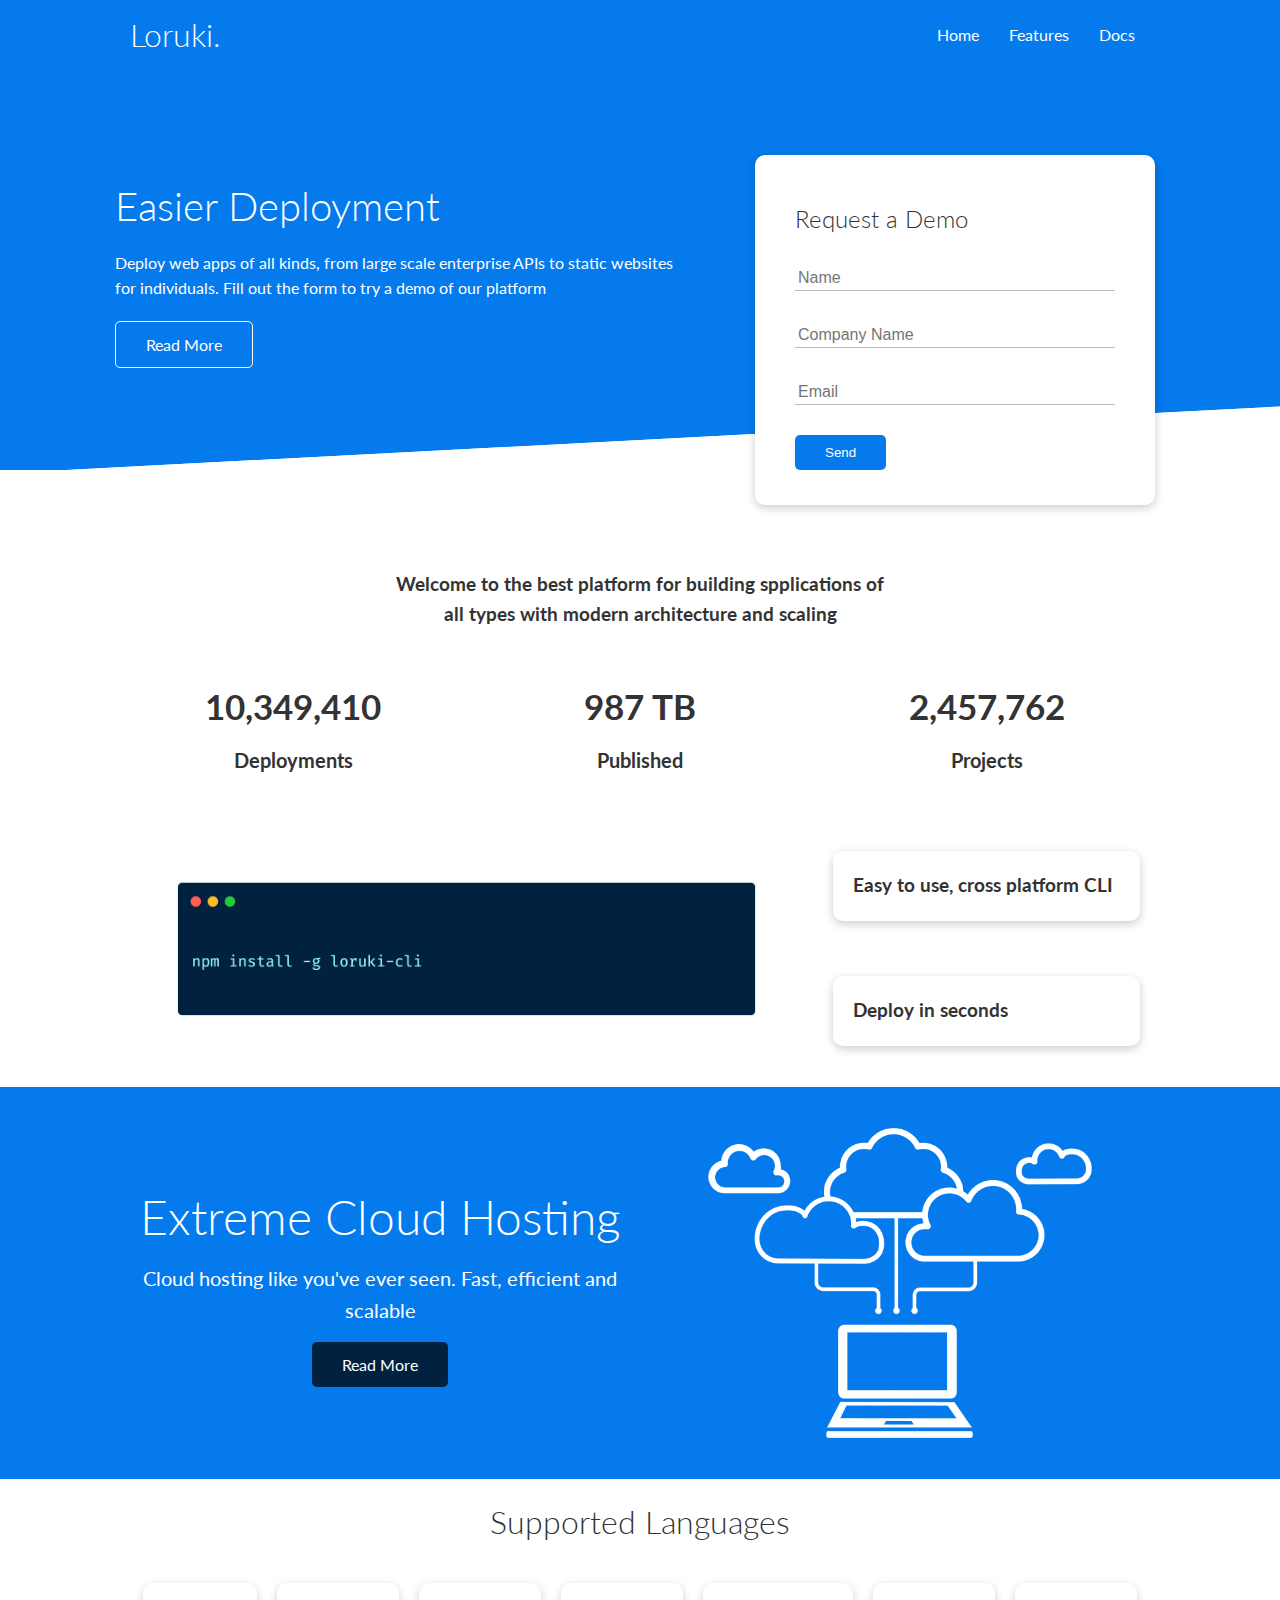
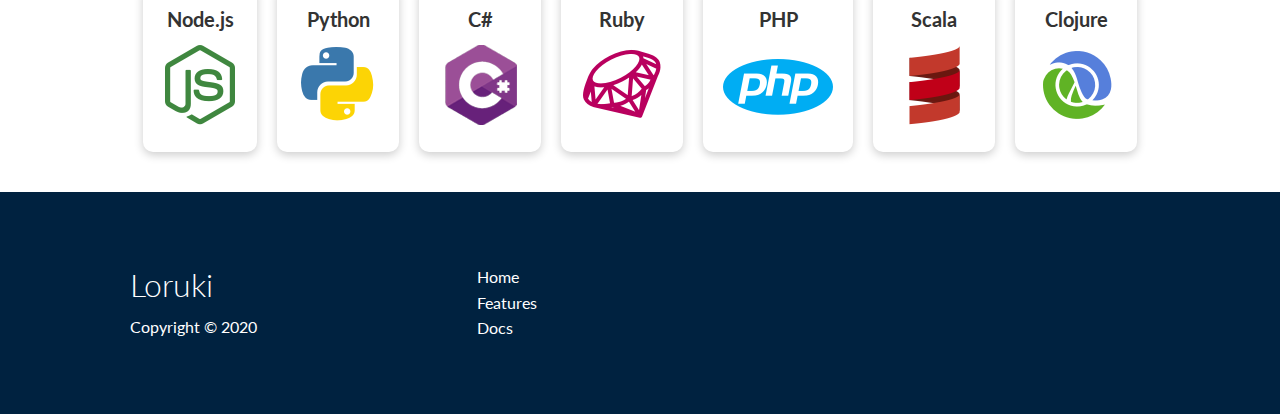
<file: index.html>
<!DOCTYPE html>
<html lang="en">
<head>
    <meta charset="UTF-8">
    <meta name="viewport" content="width=device-width, initial-scale=1.0">
    <link rel="stylesheet" href="https://cdnjs.cloudflare.com/ajax/libs/font-awesome/6.5.1/css/all.min.css" integrity="sha512-DTOQO9RWCH3ppGqcWaEA1BIZOC6xxalwEsw9c2QQeAIftl+Vegovlnee1c9QX4TctnWMn13TZye+giMm8e2LwA==" crossorigin="anonymous" referrerpolicy="no-referrer" />
    <link rel="stylesheet" href="css/utilities.css">
    <link rel="stylesheet" href="css/style.css">
    <title>Loruki | Cloud Hosting for everyone</title>
</head>
<body>
    <!--Navbar-->
    <div class="navbar">
        <div class="container flex">
            <h1 class="logo">Loruki.</h1>
            <nav>
                <ul>
                    <li><a href="index.html">Home</a></li>
                    <li><a href="features.html">Features</a></li>
                    <li><a href="docs.html">Docs</a></li>
                </ul>
            </nav>
        </div>
    </div>

    <!--Showcase-->
    <section class="showcase">
        <div class="container grid">
            <div class="showcase-text">
                <h1>Easier Deployment</h1>
                <p>Deploy web apps of all kinds, from large scale enterprise APIs to static websites for individuals. Fill out the form to try a demo of our platform</p>
                <a href="features.html" class="btn btn-outline">Read More</a>
            </div>
            <div class="showcase-form card">
                <h2>Request a Demo</h2>
                <form>
                    <div class="form-control">
                        <input type="text" name="name" placeholder="Name" required>
                    </div>
                    <div class="form-control">
                        <input type="text" name="company" placeholder="Company Name" required>
                    </div>
                    <div class="form-control">
                        <input type="email" name="email" placeholder="Email" required>
                    </div>
                    <input type="submit" value="Send" class="btn btn-primary">
                </form>
            </div>
        </div>
    </section>

    <!-- Stats -->
    <section class="stats">
        <div class="container">
            <h3 class="stats-heading text-center my-1">
                Welcome to the best platform for building spplications of all types with modern architecture and scaling
            </h3>

            <div class="grid grid-3 text-center my-4">
                <div>
                    <i class="fas fa-server fa-3x"></i>
                    <h3>10,349,410</h3>
                    <p class="text-secondary">Deployments</p>
                </div>
                <div>
                    <i class="fas fa-upload fa-3x"></i>
                    <h3>987 TB</h3>
                    <p class="text-secondary">Published</p>
                </div>
                <div>
                    <i class="fas fa-project-diagram fa-3x"></i>
                    <h3>2,457,762</h3>
                    <p class="text-secondary">Projects</p>
                </div>
            </div>
        </div>
    </section>

    <!-- CLI -->
    <section class="cli">
        <div class="container grid">
            <img src="images/cli.png" alt="">
            <div class="card">
                <h3>Easy to use, cross platform CLI</h3>
            </div>
            <div class="card">
                <h3>Deploy in seconds</h3>
            </div>
        </div>
    </section>

    <!-- Cloud -->
    <section class="cloud bg-primary my-2 py-2">
        <div class="container grid">
            <div class="text-center">
                <h2 class="lg">Extreme Cloud Hosting</h2>
                <p class="lead my-1">Cloud hosting like you've ever seen.
                Fast, efficient and scalable</p>
                <a href="features.html" class="btn btn-dark">Read More</a>
            </div>
            <img src="images/cloud.png" alt="">
        </div>
    </section>

    <!-- Languages -->
    <section class="languages">
        <h2 class="md text-center my-2">Supported Languages</h2>
        <div class="containter flex">
            <div class="card">
                <h4>Node.js</h4>
                <img src="images/logos/node.png" alt="">
            </div>
            <div class="card">
                <h4>Python</h4>
                <img src="images/logos/python.png" alt="">
            </div>
            <div class="card">
                <h4>C#</h4>
                <img src="images/logos/csharp.png" alt="">
            </div>
            <div class="card">
                <h4>Ruby</h4>
                <img src="images/logos/ruby.png" alt="">
            </div>
            <div class="card">
                <h4>PHP</h4>
                <img src="images/logos/php.png" alt="">
            </div>
            <div class="card">
                <h4>Scala</h4>
                <img src="images/logos/scala.png" alt="">
            </div>
            <div class="card">
                <h4>Clojure</h4>
                <img src="images/logos/clojure.png" alt="">
            </div>
        </div>
    </section>

    <!-- Footer -->
    <footer class="footer bg-dark py-5">
        <div class="container grid grid-3">
            <div>
                <h1>Loruki
                </h1>
                <p>Copyright &copy; 2020</p>
            </div>
            <nav>
                <ul>
                    <li><a href="index.html">Home</a></li>
                    <li><a href="features.html">Features</a></li>
                    <li><a href="docs.html">Docs</a></li>
                </ul>
            </nav>
            <div class="social">
                <a href=""><i class="fab fa-github fa-2x"></i></a>
                <a href=""><i class="fab fa-twitter fa-2x"></i></a>
                <a href=""><i class="fab fa-facebook fa-2x"></i></a>
                <a href=""><i class="fab fa-instagram fa-2x"></i></a>
            </div>
        </div>
    </footer>


</body>
</html>
</file>
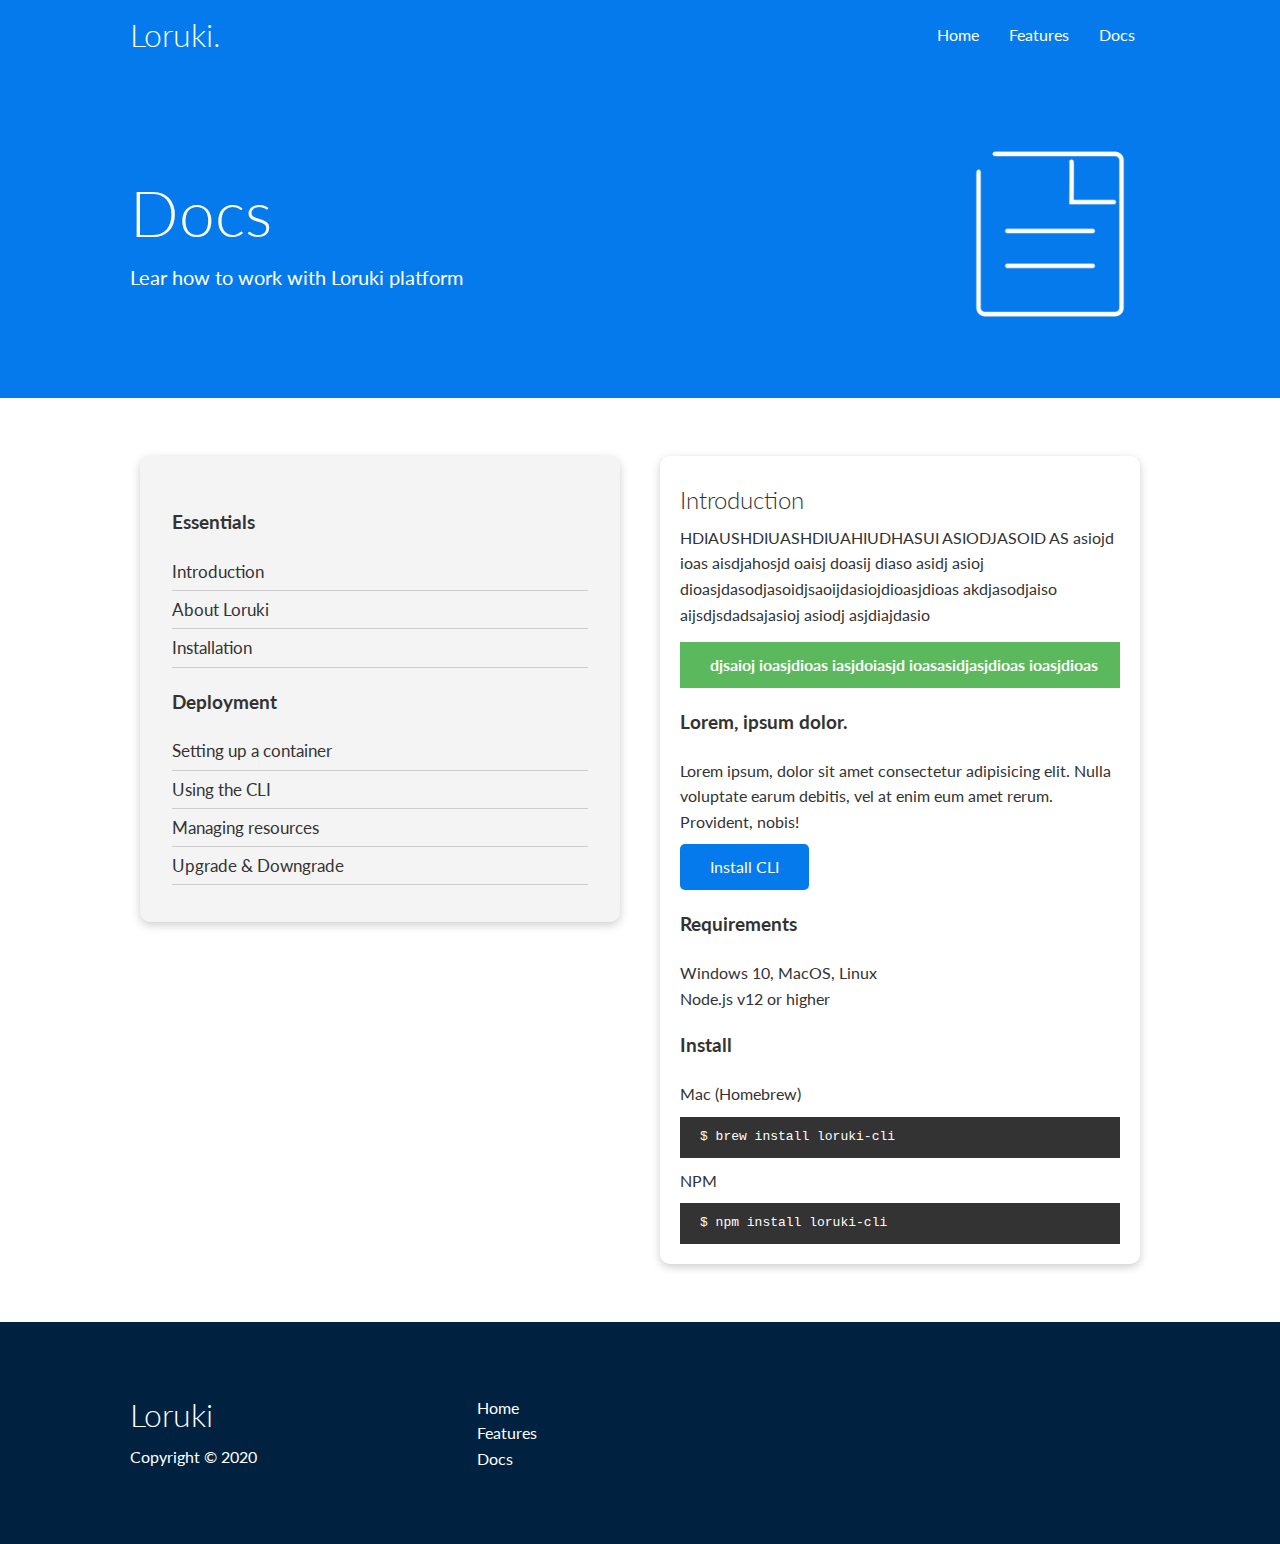
<file: docs.html>
<!DOCTYPE html>
<html lang="en">
<head>
    <meta charset="UTF-8">
    <meta name="viewport" content="width=device-width, initial-scale=1.0">
    <link rel="stylesheet" href="https://cdnjs.cloudflare.com/ajax/libs/font-awesome/6.5.1/css/all.min.css" integrity="sha512-DTOQO9RWCH3ppGqcWaEA1BIZOC6xxalwEsw9c2QQeAIftl+Vegovlnee1c9QX4TctnWMn13TZye+giMm8e2LwA==" crossorigin="anonymous" referrerpolicy="no-referrer" />
    <link rel="stylesheet" href="css/utilities.css">
    <link rel="stylesheet" href="css/style.css">
    <title>Loruki | Cloud Hosting for everyone</title>
</head>
<body>
    <!--Navbar-->
    <div class="navbar">
        <div class="container flex">
            <h1 class="logo">Loruki.</h1>
            <nav>
                <ul>
                    <li><a href="index.html">Home</a></li>
                    <li><a href="features.html">Features</a></li>
                    <li><a href="docs.html">Docs</a></li>
                </ul>
            </nav>
        </div>
    </div>

    <!-- Head -->
    <section class="docs-head bg-primary py-5">
        <div class="container grid">
            <div>
                <h1 class="xl">Docs</h1>
                <p class="lead">
                    Lear how to work with Loruki platform
                </p>
            </div>
            <img src="images/docs.png" alt="">
        </div>
    </section>

    <!-- Main -->
    <section class="docs-main my-4">
        <div class="container grid">
            <div class="card bg-light p-3">
                <h3 class="my-2">Essentials</h3>
                <nav>
                    <ul>
                        <li><a href="">Introduction</a></li>
                        <li><a href="">About Loruki</a></li>
                        <li><a href="">Installation</a></li>
                    </ul>
                </nav>

                <h3 class="my-2">Deployment</h3>
                <nav>
                    <ul>
                        <li><a href="">Setting up a container</a></li>
                        <li><a href="">Using the CLI</a></li>
                        <li><a href="">Managing resources</a></li>
                        <li><a href="">Upgrade & Downgrade</a></li>
                    </ul>
                </nav>
            </div>
            <div class="card">
                <h2>Introduction</h2>
                <p>HDIAUSHDIUASHDIUAHIUDHASUI ASIODJASOID AS asiojd ioas
                    aisdjahosjd oaisj doasij diaso
                    asidj asioj dioasjdasodjasoidjsaoijdasiojdioasjdioas
                    akdjasodjaiso aijsdjsdadsajasioj asiodj asjdiajdasio 
                </p>
                <div class="alert alert-success">
                    <i class="fas fa-info"></i>djsaioj ioasjdioas iasjdoiasjd ioasasidjasjdioas ioasjdioas
                </div>
                <h3>Lorem, ipsum dolor.</h3>
                <p>Lorem ipsum, dolor sit amet consectetur adipisicing elit. Nulla voluptate earum debitis, vel at enim eum amet rerum. Provident, nobis!</p>
                <a href="" class="btn btn-primary">Install CLI</a>

                <h3>Requirements</h3>
                <ul>
                    <li>Windows 10, MacOS, Linux</li>
                    <li>Node.js v12 or higher </li>
                </ul>

                <h3>Install</h3>
                <p>Mac (Homebrew)</p>
                <pre><code>$ brew install loruki-cli</code></pre>

                <p>NPM</p>
                <pre><code>$ npm install loruki-cli</code></pre>
            </div>
        </div>
    </section>

    <!-- Footer -->
    <footer class="footer bg-dark py-5">
        <div class="container grid grid-3">
            <div>
                <h1>Loruki
                </h1>
                <p>Copyright &copy; 2020</p>
            </div>
            <nav>
                <ul>
                    <li><a href="index.html">Home</a></li>
                    <li><a href="features.html">Features</a></li>
                    <li><a href="docs.html">Docs</a></li>
                </ul>
            </nav>
            <div class="social">
                <a href=""><i class="fab fa-github fa-2x"></i></a>
                <a href=""><i class="fab fa-twitter fa-2x"></i></a>
                <a href=""><i class="fab fa-facebook fa-2x"></i></a>
                <a href=""><i class="fab fa-instagram fa-2x"></i></a>
            </div>
        </div>
    </footer>


</body>
</html>
</file>
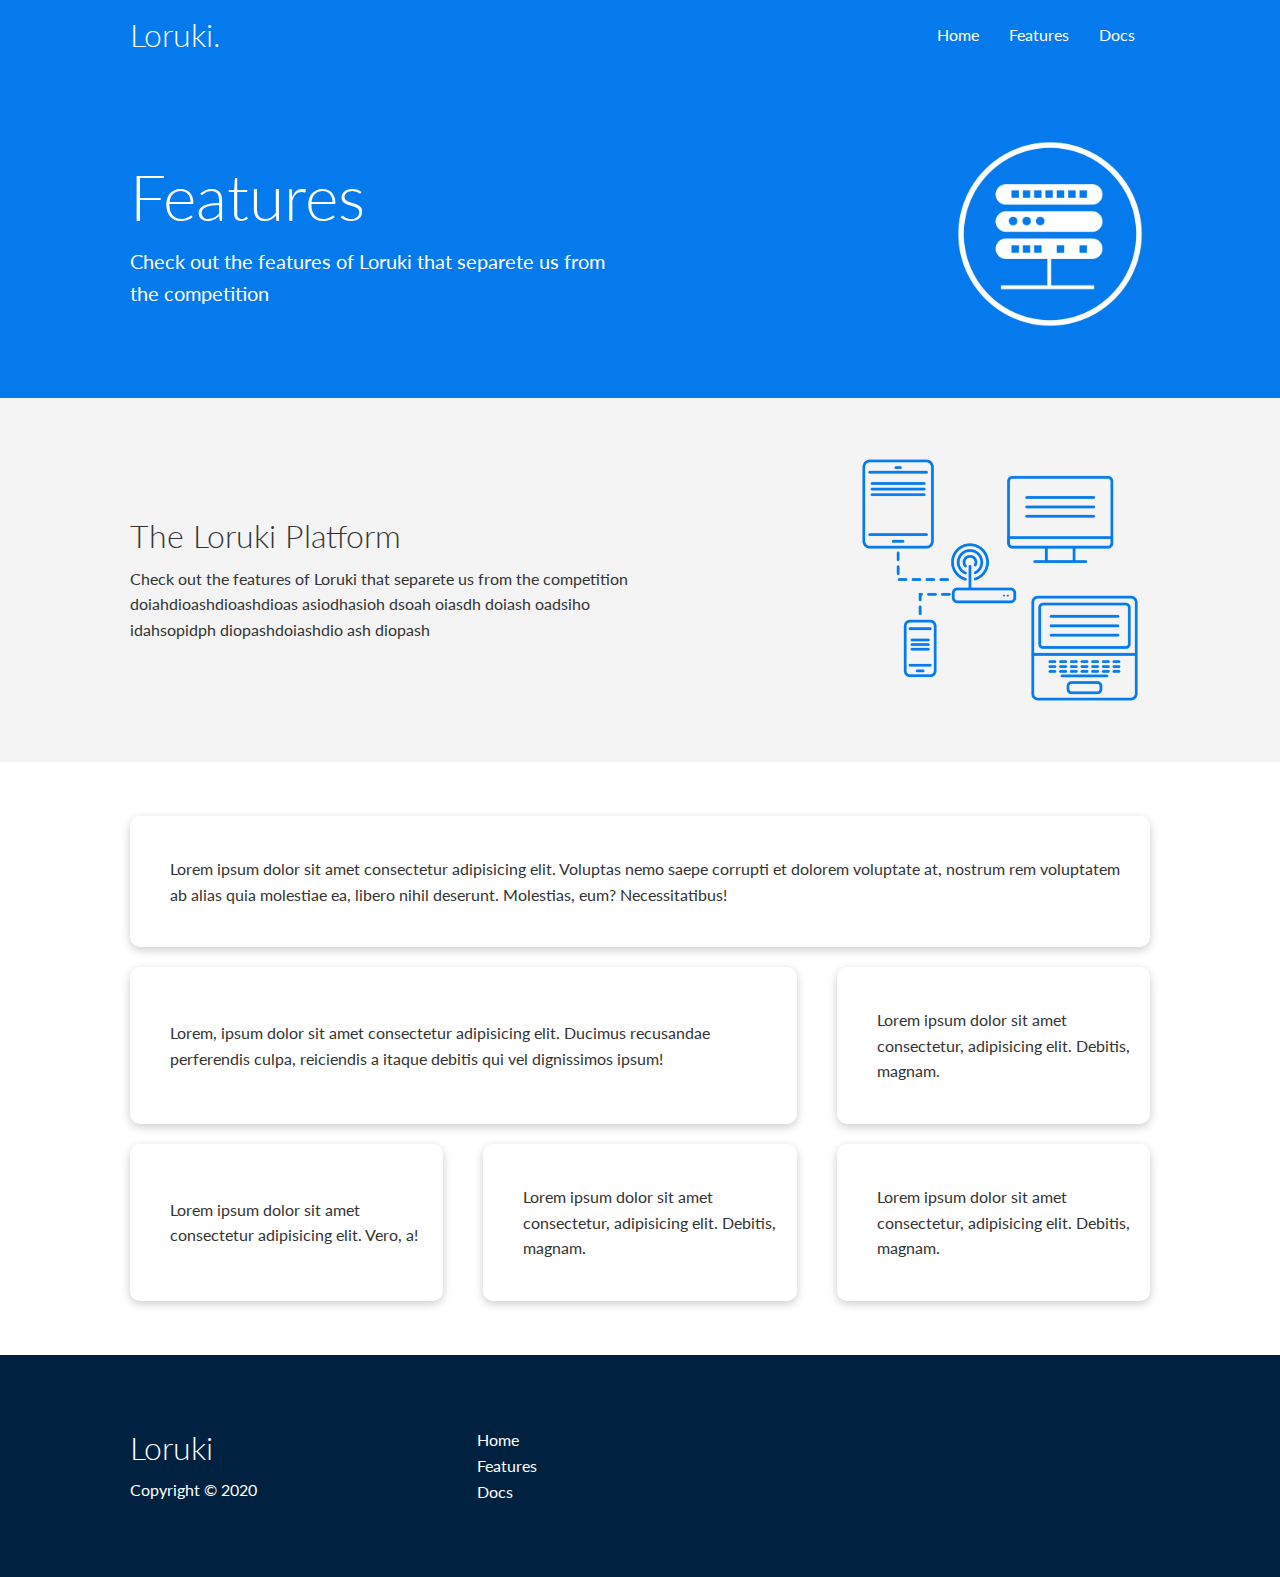
<file: features.html>
<!DOCTYPE html>
<html lang="en">
<head>
    <meta charset="UTF-8">
    <meta name="viewport" content="width=device-width, initial-scale=1.0">
    <link rel="stylesheet" href="https://cdnjs.cloudflare.com/ajax/libs/font-awesome/6.5.1/css/all.min.css" integrity="sha512-DTOQO9RWCH3ppGqcWaEA1BIZOC6xxalwEsw9c2QQeAIftl+Vegovlnee1c9QX4TctnWMn13TZye+giMm8e2LwA==" crossorigin="anonymous" referrerpolicy="no-referrer" />
    <link rel="stylesheet" href="css/utilities.css">
    <link rel="stylesheet" href="css/style.css">
    <title>Loruki | Cloud Hosting for everyone</title>
</head>
<body>
    <!--Navbar-->
    <div class="navbar">
        <div class="container flex">
            <h1 class="logo">Loruki.</h1>
            <nav>
                <ul>
                    <li><a href="index.html">Home</a></li>
                    <li><a href="features.html">Features</a></li>
                    <li><a href="docs.html">Docs</a></li>
                </ul>
            </nav>
        </div>
    </div>

    <!-- Head -->
    <section class="features-head bg-primary py-5">
        <div class="container grid">
            <div>
                <h1 class="xl">Features</h1>
                <p class="lead">
                    Check out the features of Loruki that separete us from the competition
                </p>
            </div>
            <img src="images/server.png" alt="">
        </div>
    </section>

    <!-- SubHead -->
    <section class="features-sub-head bg-light py-3">
        <div class="container grid">
            <div>
                <h1 class="md">The Loruki Platform</h1>
                <p>
                    Check out the features of Loruki that separete us from the competition doiahdioashdioashdioas asiodhasioh dsoah oiasdh doiash oadsiho idahsopidph diopashdoiashdio ash diopash
                </p>
            </div>
            <img src="images/server2.png" alt="">
        </div>
        </div>
    </section>

    <!-- Main -->
    <section class="features-main my-2">
        <div class="container grid grid-3">
            <div class="card flex">
                <i class="fas fa-server fa-3x"></i>
                <p>Lorem ipsum dolor sit amet consectetur adipisicing elit. Voluptas nemo saepe corrupti et dolorem voluptate at, nostrum rem voluptatem ab alias quia molestiae ea, libero nihil deserunt. Molestias, eum? Necessitatibus!</p>
            </div>
            <div class="card flex">
                <i class="fas fa-network-wired fa-3x"></i>
                <p>
                    Lorem, ipsum dolor sit amet consectetur adipisicing elit. Ducimus
                    recusandae perferendis culpa, reiciendis a itaque debitis qui vel
                    dignissimos ipsum!
                </p>
            </div>
            <div class="card flex">
                <i class="fas fa-laptop-code fa-3x"></i>
                <p>
                    Lorem ipsum dolor sit amet consectetur, adipisicing elit. Debitis,
                    magnam.
                </p>
            </div>
            <div class="card flex">
                <i class="fas fa-database fa-3x"></i>
                <p>
                    Lorem ipsum dolor sit amet consectetur adipisicing elit. Vero, a!
                </p>
            </div>
            <div class="card flex">
                <i class="fas fa-power-off fa-3x"></i>
                <p>
                    Lorem ipsum dolor sit amet consectetur, adipisicing elit. Debitis,
                    magnam.
                </p>
            </div>
            <div class="card flex">
                <i class="fas fa-upload fa-3x"></i>
                <p>
                    Lorem ipsum dolor sit amet consectetur, adipisicing elit. Debitis,
                    magnam.
                </p>
            </div>
        </div>
    </section>

    <!-- Footer -->
    <footer class="footer bg-dark py-5">
        <div class="container grid grid-3">
            <div>
                <h1>Loruki
                </h1>
                <p>Copyright &copy; 2020</p>
            </div>
            <nav>
                <ul>
                    <li><a href="index.html">Home</a></li>
                    <li><a href="features.html">Features</a></li>
                    <li><a href="docs.html">Docs</a></li>
                </ul>
            </nav>
            <div class="social">
                <a href=""><i class="fab fa-github fa-2x"></i></a>
                <a href=""><i class="fab fa-twitter fa-2x"></i></a>
                <a href=""><i class="fab fa-facebook fa-2x"></i></a>
                <a href=""><i class="fab fa-instagram fa-2x"></i></a>
            </div>
        </div>
    </footer>


</body>
</html>
</file>
<file: css/utilities.css>
:root {
    --primary-color: #047aed;
    --secondary-color: #1c3fa8
    --dark-color: #002240;
    --light-color: #f4f4f4;
}

.container {
    max-width: 1100px;
    margin: 0 auto;
    overflow: auto;
    padding: 0 40px;
}

.flex {
    display: flex;
    justify-content: center;
    align-items: center;
    height: 100%;
}

.grid {
    display: grid;
    grid-template-columns: repeat(2, 1fr);
    gap: 20px;
    justify-content: center;
    align-items: center;
    height: 100%;
}

.grid-3 {
    grid-template-columns: repeat(3, 1fr);
}

.card {
    background-color: #fff;
    color: #333;
    border-radius: 10px;
    box-shadow: 0 3px 10px rgba(0, 0, 0, 0.2);
    padding: 20px;
    margin: 10px;
}

.btn {
    display: inline-block;
    padding: 10px 30px;
    cursor: pointer;
    background-color: var(--primary-color);
    color: #fff;
    border: none;
    border-radius: 5px;
}

.btn-outline {
    background-color: transparent;
    border: 1px #fff solid;
}

.btn:hover {
    transform: scale(.98);
}

/* Backgrounds  */
.bg-primary, 
.btn-primary {
    background-color: var(--primary-color);
    color: #fff;
}

.bg-secondary, 
.btn-secondary {
    background-color: var(--secondary-color);
    color: #fff;
}

.bg-dark, 
.btn-dark {
    background-color: #002240;
    color: #fff;
}

.bg-light, 
.btn-light {
    background-color: #f4f4f4;
    color: #333;
}

.bg-primary a, 
.btn-primary a,
.bg-secondary a, 
.btn-secondary a,
.bg-dark a, 
.btn-dark a {
    color: #fff;
}

.lead {
    font-size: 20px;
}

.sm {
    font-size: 1rem;
}

.md {
    font-size: 2rem;
}

.lg {
    font-size: 3rem;
}

.xl {
    font-size: 4rem;
}

.text-center {
    text-align: center;
}

/* alert */
.alert {
    background-color: #f4f4f4;
    padding: 10px 20px;
    font-weight: bold;
    margin: 15px 0;
}

.alert i {
    margin-right: 10px;
}

.alert-success {
    background-color: #5cb85c;
    color: #fff;
}

.alert-error {
    background-color: red;
    color: #fff;
}

/* margin */

.my-1 {
    margin: 1rem 0;
}

.my-2 {
    margin: 1.5rem 0;
}

.my-3 {
    margin: 2rem 0;
}

.my-4 {
    margin: 3rem 0;
}

.my-5 {
    margin: 4rem 0;
}

.m-1 {
    margin: 1rem;
}

.m-2 {
    margin: 1.5rem;
}

.m-3 {
    margin: 2rem;
}

.m-4 {
    margin: 3rem;
}

.m-5 {
    margin: 4rem;
}

/* paddig */

.py-1 {
    padding: 1rem 0;
}

.py-2 {
    padding: 1.5rem 0;
}

.py-3 {
    padding: 2rem 0;
}

.py-4 {
    padding: 3rem 0;
}

.py-5 {
    padding: 4rem 0;
}

.p-1 {
    padding: 1rem;
}

.p-2 {
    padding: 1.5rem;
}

.p-3 {
    padding: 2rem;
}

.p-4 {
    padding: 3rem;
}

.p-5 {
    padding: 4rem;
}
</file>
<file: css/style.css>
@import url('https://fonts.googleapis.com/css2?family=Lato:wght@300&display=swap');

:root {
    --primary-color: #047aed;
    --secondary-color: #1c3fa8
    --dark-color: #002240;
    --light-color: #f4f4f4;
}

* {
    box-sizing: border-box;
    padding: 0;
    margin: 0;
}

body {
    font-family: 'Lato', sans-serif;
    color: #333;
    line-height: 1.6;
}

ul {
    list-style-type: none;
}

a {
    text-decoration: none;
    color: #333;
}

h1, h2 {
    font-weight: 300;
    line-height: 1.2;
    margin: 10px 0;
}

p {
    margin: 10px 0;
}

img {
    width: 100%;
}

code, 
pre {
    background: #333;
    color: #fff;
    padding: 10px;
}

/* Navbar */
.navbar {
    background-color: var(--primary-color);
    color: #fff;
    height: 70px;
}

.navbar ul {
    display: flex;
}

.navbar a {
    color: #fff;
    padding: 10px;
    margin: 0 5px;
}

.navbar a:hover {
    border-bottom: 2px #fff solid;
}

.navbar .flex {
    justify-content: space-between;
}


/* Showcase */
.showcase {
    height: 400px;
    background-color: var(--primary-color);
    color: #fff;
    position: relative;
}

.showcase h1 {
    font-size: 40px;
}

.showcase p {
    margin: 20px 0;
}

.showcase .grid {
    grid-template-columns: 55% 45%;
    gap: 30px;
    overflow: visible;
}

.showcase-text {
    animation: slideInFromLetft 1s ease-in;
}

.showcase-form {
    position: relative;
    top: 60px;
    height: 350px;
    width: 400px;
    padding: 40px;
    z-index: 100;
    justify-self: flex-end;
    animation: slideInFromRight 1s ease-in;
}

.showcase-form .form-control {
    margin: 30px 0;
}

.showcase-form input[type='text'],
.showcase-form input[type='email']
{
    border: 0;
    border-bottom: 1px solid #b4becb;
    width: 100%;
    padding: 3px;
    font-size: 16px;
}

.showcase-form input:focus {
    outline: none;
}

.showcase::before,
.showcase::after {
    content: '';
    position: absolute;
    height: 100px;
    bottom: -70px;
    right: 0;
    left: 0;
    background-color: #fff;
    -moz-transform: skewY(-3deg);
    -webkit-transform: skewY(-3deg);
    -ms-transform: skewY(-3deg);
}

/* Stats */
.stats {
    padding-top: 100px;
    animation: slideInFromBottom 1s ease-in;
}

.stats-heading {
    max-width: 500px;
    margin: auto;
}

.stats .grid h3 {
    font-size: 35px;
}

.stats .grid p {
    font-size: 20px;
    font-weight: bold;
}

/* CLI */
.cli .grid {
    grid-template-columns: repeat(3, 1fr);
    grid-template-rows: repeat(2, 1fr);
}

.cli .grid > *:first-child {
    grid-column: 1 / span 2;
    grid-row: 1 / span 2;
}

/* Cloud */

.cloud .grid {
    grid-template-columns: 4fr, 3fr;
}

/* Languages */
.languages .flex {
    flex-wrap: wrap;
}

.languages .card {
    text-align: center;
    margin: 18px 10px 40px;
    transition: transform 0.2s ease-in;
}

.languages .card h4 {
    font-size: 20px;
    margin-bottom: 10px;
}

.languages .card:hover {
    transform: translateY(-15px);
}

/* Footer */
.footer .social a {
    margin: 0 10px;
}

/* Features */
.features-head img {
    width: 200px;
    justify-self: flex-end;
}

.features-sub-head img {
    width: 300px;
    justify-self: flex-end;
}

.features-main .card > i {
    margin-right: 20px;
}

.features-main .grid {
    padding: 30px;
}

.features-main .grid > *:first-child {
    grid-column: 1 / span 3;
}

.features-main .grid > *:nth-child(2) {
    grid-column: 1 / span 2;
}


/* Docs */
.docs-head img {
    width: 200px;
    justify-self: flex-end;
}

.docs-main h3 {
    margin: 20px 0;
}

.docs-main .grid {
    grid-template-columns: 1fr, 2fr;
    align-items: flex-start;
}

.docs-main nav li {
    font-size: 17px;
    padding-bottom: 5px;
    margin-bottom: 5px;
    border-bottom: 1px #ccc solid;
}

.docs-main a:hover {
    font-weight: bold;
}

/* Animations */
@keyframes slideInFromLetft {
    0% {
        transform: translateX(-100%);
    }
    100% {
        transform: translateX(0);
    }
}

@keyframes slideInFromRight {
    0% {
        transform: translateX(100%);
    }
    100% {
        transform: translateX(0);
    }
}

@keyframes slideInFromTop {
    0% {
        transform: translateY(-100%);
    }
    100% {
        transform: translateX(0);
    }
}

@keyframes slideInFromBottom {
    0% {
        transform: translateY(100%);
    }
    100% {
        transform: translateX(0);
    }
}

/* Tablets and under */
@media(max-width: 768px) {
    .grid,
    .showcase .grid,
    .stats .grid,
    .cli .grid,
    .cloud .grid,
    .features-main .grid,
    .docs-main .grid 
    {
        grid-template-columns: 1fr;
        grid-template-rows: 1fr;
    }

    .showcase {
        height: auto;
    }

    .showcase-text {
        text-align: center;
        margin-top: 40px;
    }

    .showcase-form {
        justify-self: center;
        margin: auto;
    }

    .cli .grid > *:first-child {
        grid-column: 1;
        grid-row: 1;
    }

    .features-head,
    .features-sub-head,
    .docs-head {
        text-align: center;
    }

    .features-head img,
    .features-sub-head img,
    .docs-head img {
        justify-self: center;
    }

    .features-main .grid >*:first-child,
    .features-main .grid >*:nth-child(2) {
        grid-column: 1;
    }
}

/* Mobile */
@media(max-width: 500px) {
    .navbar {
        height: 110px;
    }

    .navbar .flex {
        flex-direction: column;
    }

    .navbar ul {
        padding: 10px;
        background-color: rgba(0, 0, 0, 0.1);
    }
}
</file>
